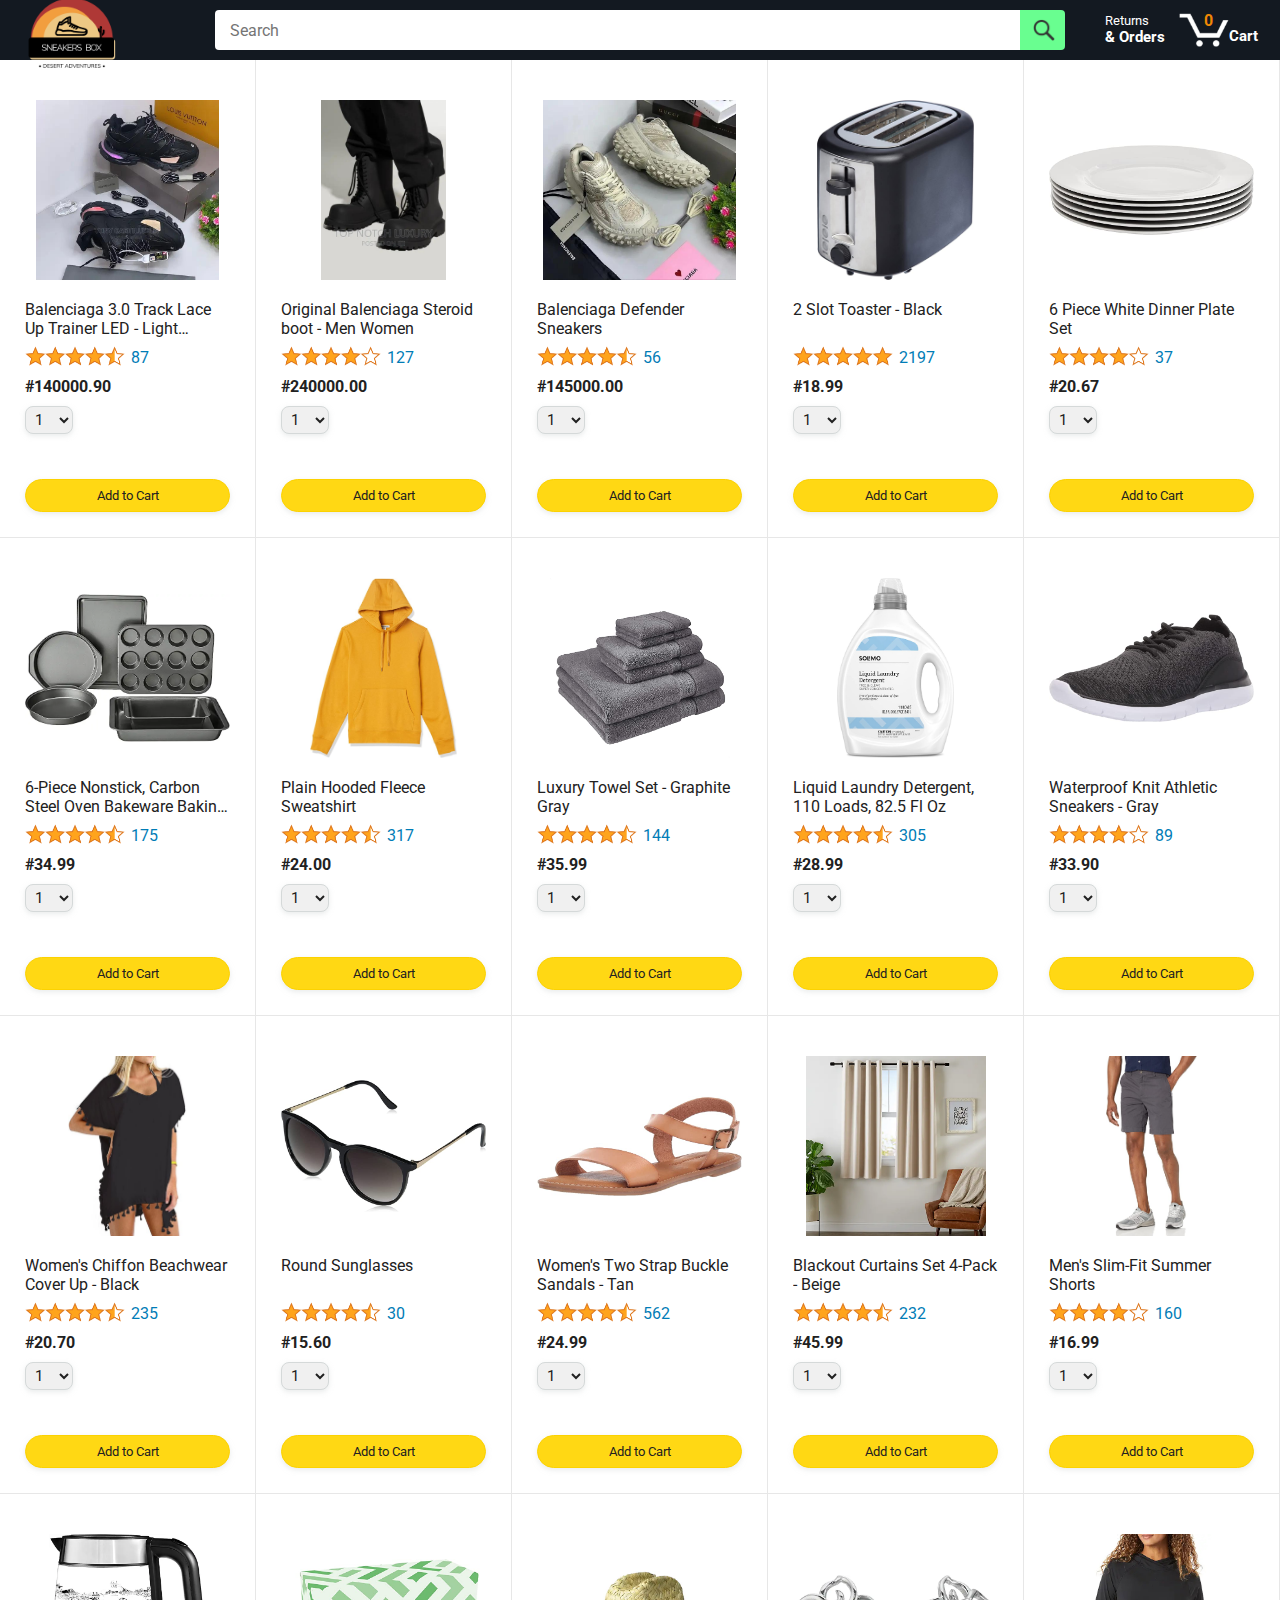
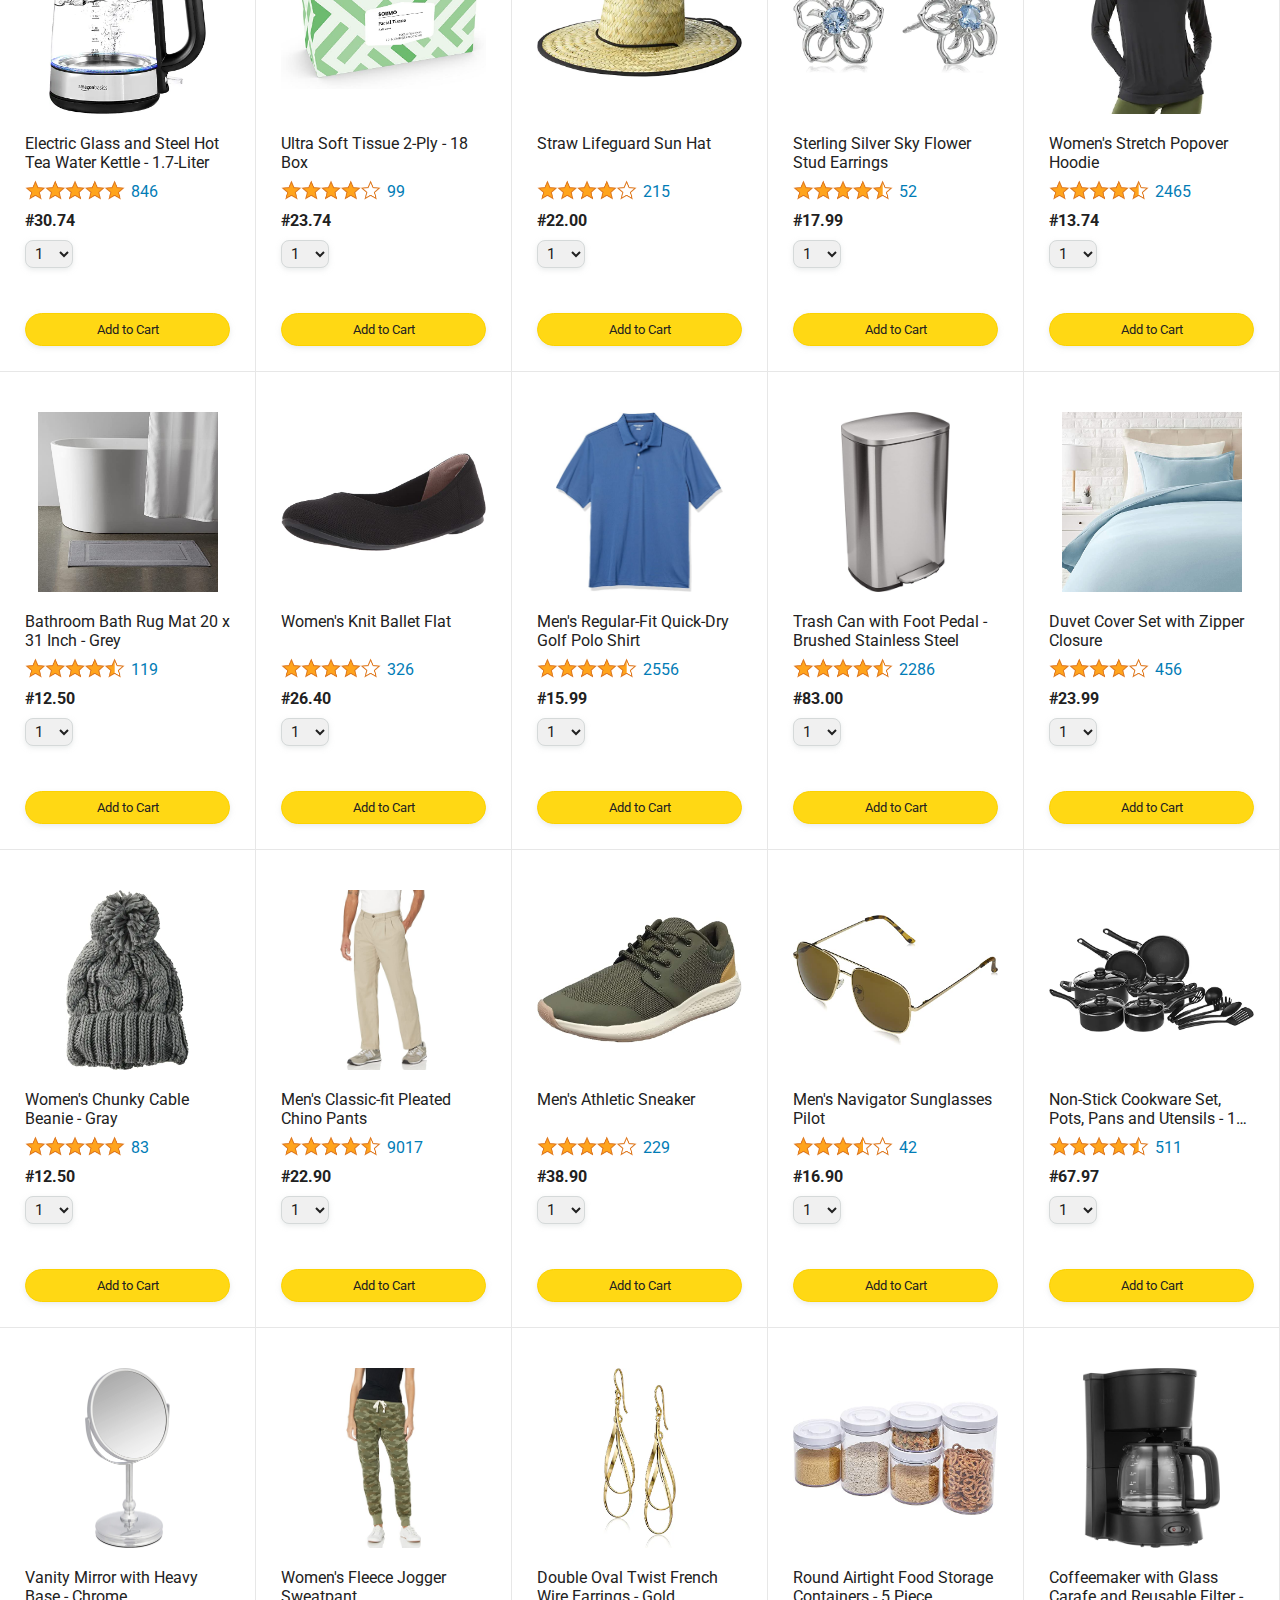
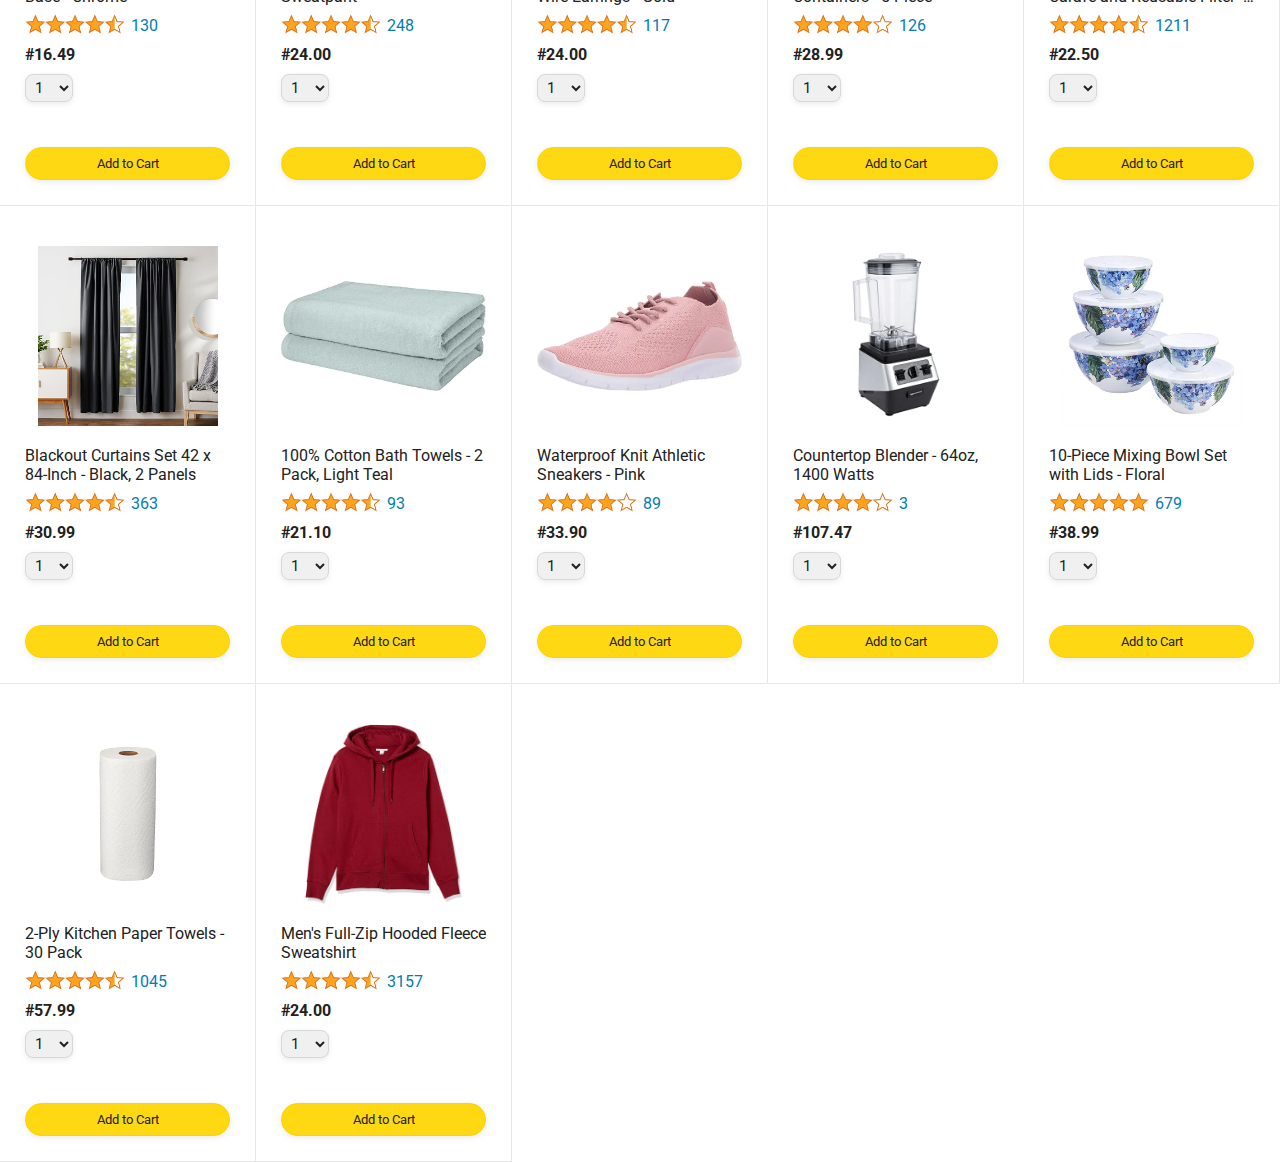
<file: index.html>
<!DOCTYPE html>
<html>
  <head>
    <title>Amazon Project</title>

    <!-- This code is needed for responsive design to work.
      (Responsive design = make the website look good on
      smaller screen sizes like a phone or a tablet). -->
    <meta name="viewport" content="width=device-width, initial-scale=1">

    <!-- Load a font called Roboto from Google Fonts. -->
    <link rel="preconnect" href="https://fonts.googleapis.com">
    <link rel="preconnect" href="https://fonts.gstatic.com" crossorigin>
    <link href="https://fonts.googleapis.com/css2?family=Roboto:wght@400;500;700&display=swap" rel="stylesheet">

    <!-- Here are the CSS files for this page. -->
    <link rel="stylesheet" href="styles/shared/general.css">
    <link rel="stylesheet" href="styles/shared/amazon-header.css">
    <link rel="stylesheet" href="styles/pages/index.css">
  </head>
  <body>
    <div class="amazon-header">
      <div class="amazon-header-left-section">
        <a href="amazon.html" class="header-link">
          <img class="amazon-logo"
            src="images/sneakersbox.png">
          <img class="amazon-mobile-logo"
            src="images/sneakersbox.png">
        </a>
      </div>

      <div class="amazon-header-middle-section">
        <input class="search-bar" type="text" placeholder="Search">

        <button class="search-button">
          <img class="search-icon" src="images/icons/search-icon.png">
        </button>
      </div>

      <div class="amazon-header-right-section">
        <a class="orders-link header-link" href="orders.html">
          <span class="returns-text">Returns</span>
          <span class="orders-text">& Orders</span>
        </a>

        <a class="cart-link header-link" href="checkout.html">
          <img class="cart-icon" src="images/icons/cart-icon.png">
          <div class="cart-quantity js-cart-quantity">0</div>
          <div class="cart-text">Cart</div>
        </a>
      </div>
    </div>

    <div class="main">
      <div class="products-grid js-products-grid">
      </div>
    </div>

    <script src="data/cart.js"></script>
    <script src="data/products.js"></script>
    <script src="scripts/amazon.js"></script>
  </body>
</html>
</file>
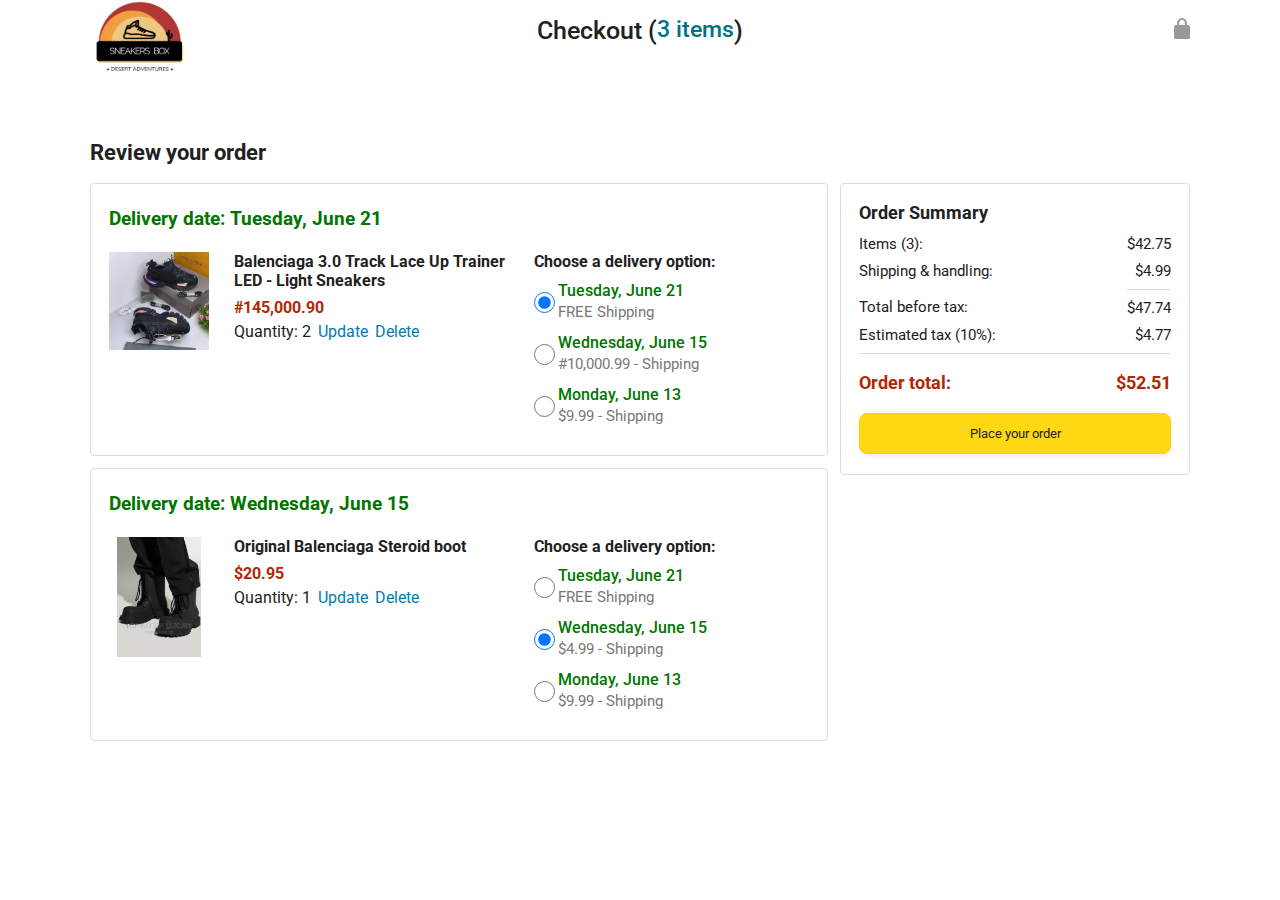
<file: checkout.html>
<!DOCTYPE html>
<html>
  <head>
    <title>Checkout</title>

    <!-- This code is needed for responsive design to work.
      (Responsive design = make the website look good on
      smaller screen sizes like a phone or a tablet). -->
    <meta name="viewport" content="width=device-width, initial-scale=1">

    <!-- Load a font called Roboto from Google Fonts. -->
    <link rel="preconnect" href="https://fonts.googleapis.com">
    <link rel="preconnect" href="https://fonts.gstatic.com" crossorigin>
    <link href="https://fonts.googleapis.com/css2?family=Roboto:wght@400;500;700&display=swap" rel="stylesheet">

    <!-- Here are the CSS files for this page. -->
    <link rel="stylesheet" href="styles/shared/general.css">
    <link rel="stylesheet" href="styles/pages/checkout/checkout-header.css">
    <link rel="stylesheet" href="styles/pages/checkout/checkout.css">
  </head>
  <body>
    <div class="checkout-header">
      <div class="header-content">
        <div class="checkout-header-left-section">
          <a href="index.html">
            <img class="amazon-logo" src="images/sneakersbox.png">
            <img class="amazon-mobile-logo" src="images/sneakersbox.png">
          </a>
        </div>

        <div class="checkout-header-middle-section">
          Checkout (<a class="return-to-home-link"
            href="index.html">3 items</a>)
        </div>

        <div class="checkout-header-right-section">
          <img src="images/icons/checkout-lock-icon.png">
        </div>
      </div>
    </div>

    <div class="main">
      <div class="page-title">Review your order</div>

      <div class="checkout-grid">
        <div class="order-summary">
          <div class="cart-item-container">
            <div class="delivery-date">
              Delivery date: Tuesday, June 21
            </div>

            <div class="cart-item-details-grid">
              <img class="product-image"
                src="images/products/balenciaga 3.0 Track Lace Up Trainer LED - Light Sneakers.jpg">

              <div class="cart-item-details">
                <div class="product-name">
                  Balenciaga 3.0 Track Lace Up Trainer LED - Light Sneakers
                </div>
                <div class="product-price">
                  #145,000.90
                </div>
                <div class="product-quantity">
                  <span>
                    Quantity: <span class="quantity-label">2</span>
                  </span>
                  <span class="update-quantity-link link-primary">
                    Update
                  </span>
                  <span class="delete-quantity-link link-primary">
                    Delete
                  </span>
                </div>
              </div>

              <div class="delivery-options">
                <div class="delivery-options-title">
                  Choose a delivery option:
                </div>
                <div class="delivery-option">
                  <input type="radio" checked
                    class="delivery-option-input"
                    name="delivery-option-1">
                  <div>
                    <div class="delivery-option-date">
                      Tuesday, June 21
                    </div>
                    <div class="delivery-option-price">
                      FREE Shipping
                    </div>
                  </div>
                </div>
                <div class="delivery-option">
                  <input type="radio"
                    class="delivery-option-input"
                    name="delivery-option-1">
                  <div>
                    <div class="delivery-option-date">
                      Wednesday, June 15
                    </div>
                    <div class="delivery-option-price">
                      #10,000.99 - Shipping
                    </div>
                  </div>
                </div>
                <div class="delivery-option">
                  <input type="radio"
                    class="delivery-option-input"
                    name="delivery-option-1">
                  <div>
                    <div class="delivery-option-date">
                      Monday, June 13
                    </div>
                    <div class="delivery-option-price">
                      $9.99 - Shipping
                    </div>
                  </div>
                </div>
              </div>
            </div>
          </div>

          <div class="cart-item-container">
            <div class="delivery-date">
              Delivery date: Wednesday, June 15
            </div>

            <div class="cart-item-details-grid">
              <img class="product-image"
                src="images/products/Original Balenciaga Steroid boot.jpeg">

              <div class="cart-item-details">
                <div class="product-name">
                  Original Balenciaga Steroid boot
                </div>
                <div class="product-price">
                  $20.95
                </div>
                <div class="product-quantity">
                  <span>
                    Quantity: <span class="quantity-label">1</span>
                  </span>
                  <span class="update-quantity-link link-primary">
                    Update
                  </span>
                  <span class="delete-quantity-link link-primary">
                    Delete
                  </span>
                </div>
              </div>

              <div class="delivery-options">
                <div class="delivery-options-title">
                  Choose a delivery option:
                </div>

                <div class="delivery-option">
                  <input type="radio" class="delivery-option-input"
                    name="delivery-option-2">
                  <div>
                    <div class="delivery-option-date">
                      Tuesday, June 21
                    </div>
                    <div class="delivery-option-price">
                      FREE Shipping
                    </div>
                  </div>
                </div>
                <div class="delivery-option">
                  <input type="radio" checked class="delivery-option-input"
                    name="delivery-option-2">
                  <div>
                    <div class="delivery-option-date">
                      Wednesday, June 15
                    </div>
                    <div class="delivery-option-price">
                      $4.99 - Shipping
                    </div>
                  </div>
                </div>
                <div class="delivery-option">
                  <input type="radio" class="delivery-option-input"
                    name="delivery-option-2">
                  <div>
                    <div class="delivery-option-date">
                      Monday, June 13
                    </div>
                    <div class="delivery-option-price">
                      $9.99 - Shipping
                    </div>
                  </div>
                </div>
              </div>
            </div>
          </div>
        </div>

        <div class="payment-summary">
          <div class="payment-summary-title">
            Order Summary
          </div>

          <div class="payment-summary-row">
            <div>Items (3):</div>
            <div class="payment-summary-money">$42.75</div>
          </div>

          <div class="payment-summary-row">
            <div>Shipping &amp; handling:</div>
            <div class="payment-summary-money">$4.99</div>
          </div>

          <div class="payment-summary-row subtotal-row">
            <div>Total before tax:</div>
            <div class="payment-summary-money">$47.74</div>
          </div>

          <div class="payment-summary-row">
            <div>Estimated tax (10%):</div>
            <div class="payment-summary-money">$4.77</div>
          </div>

          <div class="payment-summary-row total-row">
            <div>Order total:</div>
            <div class="payment-summary-money">$52.51</div>
          </div>

          <button class="place-order-button button-primary">
            Place your order
          </button>
        </div>
      </div>
    </div>
  </body>
</html>
</file>
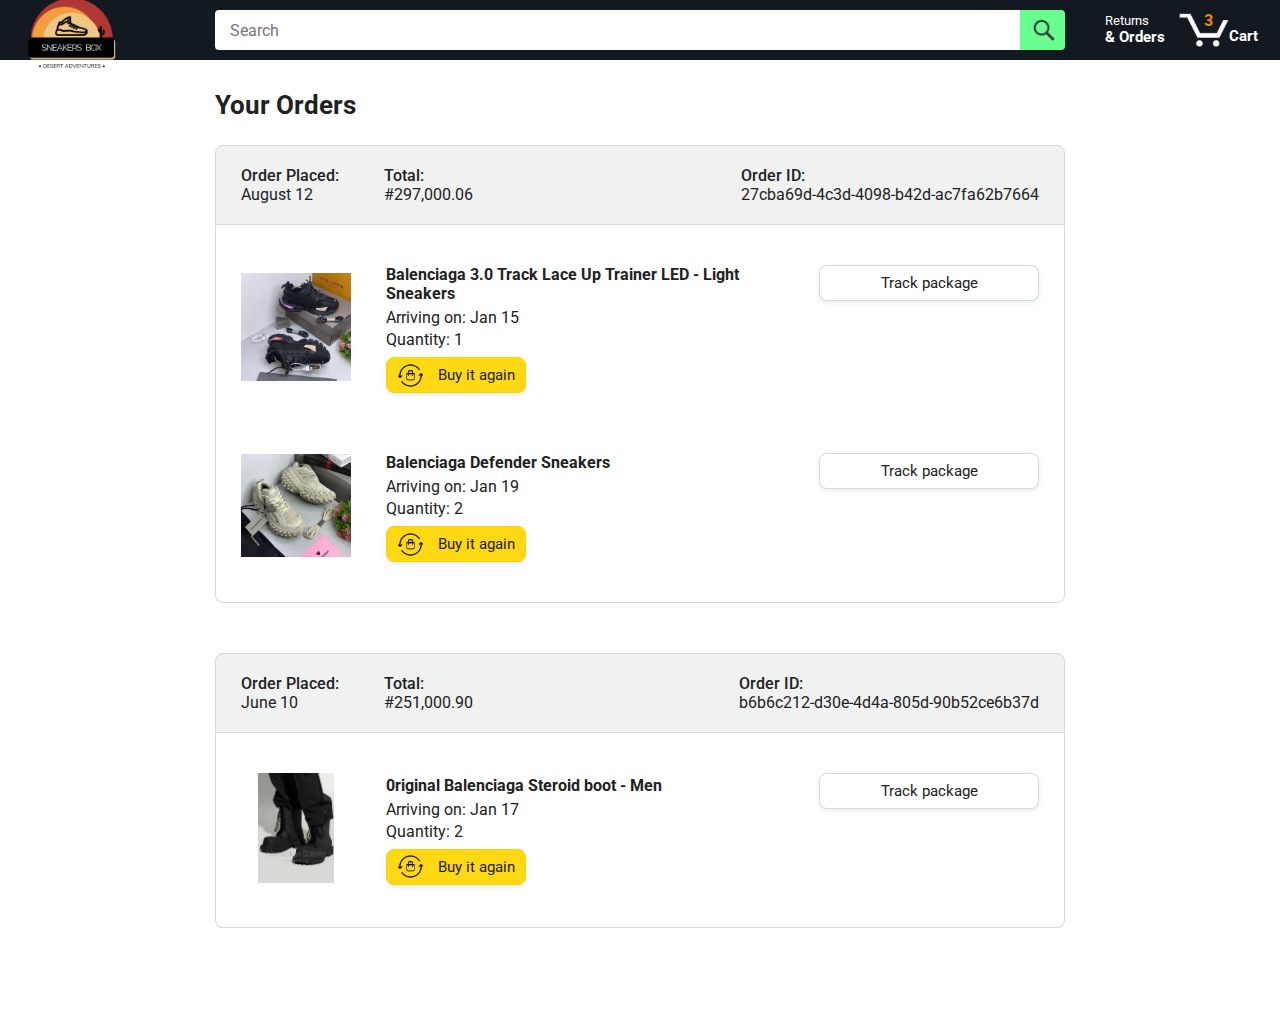
<file: orders.html>
<!DOCTYPE html>
<html>
  <head>
    <title>Orders</title>

    <!-- This code is needed for responsive design to work.
      (Responsive design = make the website look good on
      smaller screen sizes like a phone or a tablet). -->
    <meta name="viewport" content="width=device-width, initial-scale=1">

    <!-- Load a font called Roboto from Google Fonts. -->
    <link rel="preconnect" href="https://fonts.googleapis.com">
    <link rel="preconnect" href="https://fonts.gstatic.com" crossorigin>
    <link href="https://fonts.googleapis.com/css2?family=Roboto:wght@400;500;700&display=swap" rel="stylesheet">

    <!-- Here are the CSS files for this page. -->
    <link rel="stylesheet" href="styles/shared/general.css">
    <link rel="stylesheet" href="styles/shared/amazon-header.css">
    <link rel="stylesheet" href="styles/pages/orders.css">
  </head>
  <body>
    <div class="amazon-header">
      <div class="amazon-header-left-section">
        <a href="index.html" class="header-link">
          <img class="amazon-logo"
            src="images/sneakersbox.png">
          <img class="amazon-mobile-logo"
            src="images/sneakersbox.png">
        </a>
      </div>

      <div class="amazon-header-middle-section">
        <input class="search-bar" type="text" placeholder="Search">

        <button class="search-button">
          <img class="search-icon" src="images/icons/search-icon.png">
        </button>
      </div>

      <div class="amazon-header-right-section">
        <a class="orders-link header-link" href="orders.html">
          <span class="returns-text">Returns</span>
          <span class="orders-text">& Orders</span>
        </a>

        <a class="cart-link header-link" href="checkout.html">
          <img class="cart-icon" src="images/icons/cart-icon.png">
          <div class="cart-quantity">3</div>
          <div class="cart-text">Cart</div>
        </a>
      </div>
    </div>

    <div class="main">
      <div class="page-title">Your Orders</div>

      <div class="orders-grid">
        <div class="order-container">
          
          <div class="order-header">
            <div class="order-header-left-section">
              <div class="order-date">
                <div class="order-header-label">Order Placed:</div>
                <div>August 12</div>
              </div>
              <div class="order-total">
                <div class="order-header-label">Total:</div>
                <div>#297,000.06</div>
              </div>
            </div>

            <div class="order-header-right-section">
              <div class="order-header-label">Order ID:</div>
              <div>27cba69d-4c3d-4098-b42d-ac7fa62b7664</div>
            </div>
          </div>

          <div class="order-details-grid">
            <div class="product-image-container">
              <img src="images/products/balenciaga 3.0 Track Lace Up Trainer LED - Light Sneakers.jpg">
            </div>

            <div class="product-details">
              <div class="product-name">
                Balenciaga 3.0 Track Lace Up Trainer LED - Light Sneakers
              </div>
              <div class="product-delivery-date">
                Arriving on: Jan 15
              </div>
              <div class="product-quantity">
                Quantity: 1
              </div>
              <button class="buy-again-button button-primary">
                <img class="buy-again-icon" src="images/icons/buy-again.png">
                <span class="buy-again-message">Buy it again</span>
              </button>
            </div>

            <div class="product-actions">
              <a href="tracking.html">
                <button class="track-package-button button-secondary">
                  Track package
                </button>
              </a>
            </div>

            <div class="product-image-container">
              <img src="images/products/Balenciaga Defender Sneakers.jpg">
            </div>

            <div class="product-details">
              <div class="product-name">
                Balenciaga Defender Sneakers
              </div>
              <div class="product-delivery-date">
                Arriving on: Jan 19
              </div>
              <div class="product-quantity">
                Quantity: 2
              </div>
              <button class="buy-again-button button-primary">
                <img class="buy-again-icon" src="images/icons/buy-again.png">
                <span class="buy-again-message">Buy it again</span>
              </button>
            </div>

            <div class="product-actions">
              <a href="tracking.html">
                <button class="track-package-button button-secondary">
                  Track package
                </button>
              </a>
            </div>
          </div>
        </div>

        <div class="order-container">

          <div class="order-header">
            <div class="order-header-left-section">
              <div class="order-date">
                <div class="order-header-label">Order Placed:</div>
                <div>June 10</div>
              </div>
              <div class="order-total">
                <div class="order-header-label">Total:</div>
                <div>#251,000.90</div>
              </div>
            </div>

            <div class="order-header-right-section">
              <div class="order-header-label">Order ID:</div>
              <div>b6b6c212-d30e-4d4a-805d-90b52ce6b37d</div>
            </div>
          </div>

          <div class="order-details-grid">
            <div class="product-image-container">
              <img src="images/products/Original Balenciaga Steroid boot.jpeg">
            </div>

            <div class="product-details">
              <div class="product-name">
                0riginal Balenciaga Steroid boot - Men
              </div>
              <div class="product-delivery-date">
                Arriving on: Jan 17
              </div>
              <div class="product-quantity">
                Quantity: 2
              </div>
              <button class="buy-again-button button-primary">
                <img class="buy-again-icon" src="images/icons/buy-again.png">
                <span class="buy-again-message">Buy it again</span>
              </button>
            </div>

            <div class="product-actions">
              <a href="tracking.html">
                <button class="track-package-button button-secondary">
                  Track package
                </button>
              </a>
            </div>
          </div>
        </div>
      </div>
    </div>
  </body>
</html>
</file>
<file: styles/shared/general.css>
body {
  font-family: Roboto, Arial;
  color: rgb(33, 33, 33);
  /* The <body> element has a default margin of 8px
     on all sides. This removes the default margins. */
  margin: 0;
}

/* <p> elements have a default margin on the top
   and bottom. This removes the default margins. */
p {
  margin: 0;
}

button {
  cursor: pointer;
}

select {
  cursor: pointer;
}

input, select, button {
  font-family: Roboto, Arial;
}

.button-primary {
  color: rgb(33, 33, 33);
  background-color: rgb(255, 216, 20);
  border: 1px solid rgb(252, 210, 0);
  border-radius: 8px;
  cursor: pointer;
  box-shadow: 0 2px 5px rgba(213, 217, 217, 0.5);
}

.button-primary:hover {
  background-color: rgb(247, 202, 0);
  border: 1px solid rgb(242, 194, 0);
}

.button-primary:active {
  background: rgb(255, 216, 20);
  border-color: rgb(252, 210, 0);
  box-shadow: none;
}

.button-secondary {
  color: rgb(33, 33, 33);
  background: white;
  border: 1px solid rgb(213, 217, 217);
  border-radius: 8px;
  cursor: pointer;
  box-shadow: 0 2px 5px rgba(213, 217, 217, 0.5);
}

.button-secondary:hover {
  background-color: rgb(247, 250, 250);
}

.button-secondary:active {
  background-color: rgb(237, 253, 255);
  box-shadow: none;
}

/* These styles will limit text to 2 lines. Anything
   beyond 2 lines will be replaced with "..."
   You can find this code by using an A.I. tool or by
   searching in Google.
   https://css-tricks.com/almanac/properties/l/line-clamp/ */
.limit-text-to-2-lines {
  display: -webkit-box;
  -webkit-line-clamp: 2;
  -webkit-box-orient: vertical;
  overflow: hidden;
}

.link-primary {
  color: rgb(1, 124, 182);
  cursor: pointer;
}

.link-primary:hover {
  color: rgb(196, 80, 0);
}

/* Styles for dropdown selectors. */
select {
  color: rgb(33, 33, 33);
  background-color: rgb(240, 240, 240);
  border: 1px solid rgb(213, 217, 217);
  border-radius: 8px;
  padding: 3px 5px;
  font-size: 15px;
  cursor: pointer;
  box-shadow: 0 2px 5px rgba(213, 217, 217, 0.5);
}

select:focus,
input:focus {
  outline: 2px solid rgb(255, 153, 0);
}
</file>
<file: styles/shared/amazon-header.css>
.amazon-header {
  background-color: rgb(19, 25, 33);
  color: white;
  padding-left: 15px;
  padding-right: 15px;

  display: flex;
  align-items: center;
  justify-content: space-between;

  position: fixed;
  top: 0;
  left: 0;
  right: 0;
  height: 60px;
}

.amazon-header-left-section {
  width: 180px;
}

@media (max-width: 800px) {
  .amazon-header-left-section {
    width: unset;
  }
}

.header-link {
  display: inline-block;
  padding: 6px;
  border-radius: 2px;
  cursor: pointer;
  text-decoration: none;
  border: 1px solid rgba(0, 0, 0, 0);
}

.header-link:hover {
  border: 1px solid white;
}

.amazon-logo {
  width: 100px;
  margin-top: 5px;
}

.amazon-mobile-logo {
  display: none;
}

@media (max-width: 575px) {
  .amazon-logo {
    display: none;
  }

  .amazon-mobile-logo {
    display: block;
    height: 35px;
    margin-top: 5px;
  }
}

.amazon-header-middle-section {
  flex: 1;
  max-width: 850px;
  margin-left: 10px;
  margin-right: 10px;
  display: flex;
}

.search-bar {
  flex: 1;
  width: 0;
  font-size: 16px;
  height: 38px;
  padding-left: 15px;
  border: none;
  border-top-left-radius: 4px;
  border-bottom-left-radius: 4px;
  border-top-right-radius: 0;
  border-bottom-right-radius: 0;
}

.search-button {
  background-color: rgb(105 254 144);
  border: none;
  width: 45px;
  height: 40px;
  border-top-right-radius: 4px;
  border-bottom-right-radius: 4px;
  flex-shrink: 0;
}

.search-icon {
  height: 22px;
  margin-left: 2px;
  margin-top: 3px;
}

.amazon-header-right-section {
  width: 180px;
  flex-shrink: 0;
  display: flex;
  justify-content: end;
}

.orders-link {
  color: white;
}

.returns-text {
  display: block;
  font-size: 13px;
}

.orders-text {
  display: block;
  font-size: 15px;
  font-weight: 700;
}

.cart-link {
  color: white;
  display: flex;
  align-items: center;
  position: relative;
}

.cart-icon {
  width: 50px;
}

.cart-text {
  margin-top: 12px;
  font-size: 15px;
  font-weight: 700;
}

.cart-quantity {
  color: rgb(240, 136, 4);
  font-size: 16px;
  font-weight: 700;

  position: absolute;
  top: 4px;
  left: 22px;
  
  width: 26px;
  text-align: center;
}
</file>
<file: styles/pages/index.css>
.main {
  margin-top: 60px;
}

.products-grid {
  display: grid;

  /* - In CSS Grid, 1fr means a column will take up the
       remaining space in the grid.
     - If we write 1fr 1fr ... 1fr; 8 times, this will
       divide the grid into 8 columns, each taking up an
       equal amount of the space.
     - repeat(8, 1fr); is a shortcut for repeating "1fr"
       8 times (instead of typing out "1fr" 8 times).
       repeat(...) is a special property that works with
       display: grid; */
  grid-template-columns: repeat(8, 1fr);
}

/* @media is used to create responsive design (making the
   website look good on any screen size). This @media
   means when the screen width is 2000px or less, we
   will divide the grid into 7 columns instead of 8. */
@media (max-width: 2000px) {
  .products-grid {
    grid-template-columns: repeat(7, 1fr);
  }
}

/* This @media means when the screen width is 1600px or
   less, we will divide the grid into 6 columns. */
@media (max-width: 1600px) {
  .products-grid {
    grid-template-columns: repeat(6, 1fr);
  }
}

@media (max-width: 1300px) {
  .products-grid {
    grid-template-columns: repeat(5, 1fr);
  }
}

@media (max-width: 1000px) {
  .products-grid {
    grid-template-columns: repeat(4, 1fr);
  }
}

@media (max-width: 800px) {
  .products-grid {
    grid-template-columns: repeat(3, 1fr);
  }
}

@media (max-width: 575px) {
  .products-grid {
    grid-template-columns: repeat(2, 1fr);
  }
}

@media (max-width: 450px) {
  .products-grid {
    grid-template-columns: 1fr;
  }
}

.product-container {
  padding-top: 40px;
  padding-bottom: 25px;
  padding-left: 25px;
  padding-right: 25px;

  border-right: 1px solid rgb(231, 231, 231);
  border-bottom: 1px solid rgb(231, 231, 231);

  display: flex;
  flex-direction: column;
}

.product-image-container {
  display: flex;
  justify-content: center;
  align-items: center;

  height: 180px;
  margin-bottom: 20px;
}

.product-image {
  /* Images will overflow their container by default. To
    prevent this, we set max-width and max-height to 100%
    so they stay inside their container. */
  max-width: 100%;
  max-height: 100%;
}

.product-name {
  height: 40px;
  margin-bottom: 5px;
}

.product-rating-container {
  display: flex;
  align-items: center;
  margin-bottom: 10px;
}

.product-rating-stars {
  width: 100px;
  margin-right: 6px;
}

.product-rating-count {
  color: rgb(1, 124, 182);
  cursor: pointer;
  margin-top: 3px;
}

.product-price {
  font-weight: 700;
  margin-bottom: 10px;
}

.product-quantity-container {
  margin-bottom: 17px;
}

.product-spacer {
  flex: 1;
}

.added-to-cart {
  color: rgb(6, 125, 98);
  font-size: 16px;

  display: flex;
  align-items: center;
  margin-bottom: 8px;

  /* At first, the "Added to cart" message will
     be invisible. Use JavaScript to change the
     opacity and make it visible. */
  opacity: 0;
}

.added-to-cart img {
  height: 20px;
  margin-right: 5px;
}

.add-to-cart-button {
  width: 100%;
  padding: 8px;
  border-radius: 50px;
}
</file>
<file: styles/pages/checkout/checkout-header.css>
.checkout-header {
  height: 60px;
  padding-left: 30px;
  padding-right: 30px;
  background-color: white;

  display: flex;
  justify-content: center;

  position: fixed;
  top: 0;
  left: 0;
  right: 0;
  z-index: 1000;
}

.header-content {
  width: 100%;
  max-width: 1100px;

  display: flex;
  align-items: center;
}

.checkout-header-left-section {
  width: 150px;
}

.amazon-logo {
  width: 100px;
  margin-top: 12px;
}

.amazon-mobile-logo {
  display: none;
}

/* @media is used to create responsive design (making the
   website look good on any screen size). This @media
   means when the screen width is 575px or less, different
   styles (inside the {...}) will be applied. */
@media (max-width: 575px) {
  .checkout-header-left-section {
    width: auto;
  }

  .amazon-logo {
    display: none;
  }

  .amazon-mobile-logo {
    display: inline-block;
    height: 35px;
    margin-top: 5px;
  }
}

.checkout-header-middle-section {
  flex: 1;
  flex-shrink: 0;
  text-align: center;

  font-size: 25px;
  font-weight: 500;

  display: flex;
  justify-content: center;
}

.return-to-home-link {
  color: rgb(0, 113, 133);
  font-size: 23px;
  text-decoration: none;
  cursor: pointer;
}

@media (max-width: 1000px) {
  .checkout-header-middle-section {
    font-size: 20px;
    margin-right: 60px;
  }

  .return-to-home-link {
    font-size: 18px;
  }
}

@media (max-width: 575px) {
  .checkout-header-middle-section {
    margin-right: 5px;
  }
}

.checkout-header-right-section {
  text-align: right;
  width: 150px;
}

@media (max-width: 1000px) {
  .checkout-header-right-section {
    width: auto;
  }
}
</file>
<file: styles/pages/checkout/checkout.css>
.main {
  max-width: 1100px;
  padding-left: 30px;
  padding-right: 30px;

  margin-top: 140px;
  margin-bottom: 100px;

  /* margin-left: auto;
     margin-right auto;
     Is a trick for centering an element horizontally
     without needing a container. */
  margin-left: auto;
  margin-right: auto;
}

.page-title {
  font-weight: 700;
  font-size: 22px;
  margin-bottom: 18px;
}

.checkout-grid {
  display: grid;
  /* Here, 1fr means the first column will take
     up the remaining space in the grid. */
  grid-template-columns: 1fr 350px;
  column-gap: 12px;

  /* Use align-items: start; to prevent the elements
     in the grid from stretching vertically. */
  align-items: start;
}

@media (max-width: 1000px) {
  .main {
    max-width: 500px;
  }

  .checkout-grid {
    grid-template-columns: 1fr;
  }
}

.cart-item-container,
.payment-summary {
  border: 1px solid rgb(222, 222, 222);
  border-radius: 4px;
  padding: 18px;
}

.cart-item-container {
  margin-bottom: 12px;
}

.payment-summary {
  padding-bottom: 5px;
}

@media (max-width: 1000px) {
  .payment-summary {
    /* grid-row: 1 means this element will be placed into row
      1 in the grid. (Normally, the row that an element is
      placed in is determined by the order of the elements in
      the HTML. grid-row overrides this default ordering). */
    grid-row: 1;
    margin-bottom: 12px;
  }
}

.delivery-date {
  color: rgb(0, 118, 0);
  font-weight: 700;
  font-size: 19px;
  margin-top: 5px;
  margin-bottom: 22px;
}

.cart-item-details-grid {
  display: grid;
  /* 100px 1fr 1fr; means the 2nd and 3rd column will
     take up half the remaining space in the grid
     (they will divide up the remaining space evenly). */
  grid-template-columns: 100px 1fr 1fr;
  column-gap: 25px;
}

@media (max-width: 1000px) {
  .cart-item-details-grid {
    grid-template-columns: 100px 1fr;
    row-gap: 30px;
  }
}

.product-image {
  max-width: 100%;
  max-height: 120px;

  /* margin-left: auto;
     margin-right auto;
     Is a trick for centering an element horizontally
     without needing a container. */
  margin-left: auto;
  margin-right: auto;
}

.product-name {
  font-weight: 700;
  margin-bottom: 8px;
}

.product-price {
  color: rgb(177, 39, 4);
  font-weight: 700;
  margin-bottom: 5px;
}

.product-quantity .link-primary {
  margin-left: 3px;
}

@media (max-width: 1000px) {
  .delivery-options {
    /* grid-column: 1 means this element will be placed
       in column 1 in the grid. (Normally, the column that
       an element is placed in is determined by the order
       of the elements in the HTML. grid-column overrides
       this default ordering).
       
       / span 2 means this element will take up 2 columns
       in the grid (Normally, each element takes up 1
       column in the grid). */
    grid-column: 1 / span 2;
  }
}

.delivery-options-title {
  font-weight: 700;
  margin-bottom: 10px;
}

.delivery-option {
  display: grid;
  grid-template-columns: 24px 1fr;
  margin-bottom: 12px;
  cursor: pointer;
}

.delivery-option-input {
  margin-left: 0px;
  cursor: pointer;
}

.delivery-option-date {
  color: rgb(0, 118, 0);
  font-weight: 500;
  margin-bottom: 3px;
}

.delivery-option-price {
  color: rgb(120, 120, 120);
  font-size: 15px;
}

.payment-summary-title {
  font-weight: 700;
  font-size: 18px;
  margin-bottom: 12px;
}

.payment-summary-row {
  display: grid;
  /* 1fr auto; means the width of the 2nd column will be
     determined by the elements inside the column (auto).
     The 1st column will take up the remaining space. */
  grid-template-columns: 1fr auto;

  font-size: 15px;
  margin-bottom: 9px;
}

.payment-summary-money {
  text-align: right;
}

.subtotal-row .payment-summary-money {
  border-top: 1px solid rgb(222, 222, 222);
}

.subtotal-row div {
  padding-top: 9px;
}

.total-row {
  color: rgb(177, 39, 4);
  font-weight: 700;
  font-size: 18px;

  border-top: 1px solid rgb(222, 222, 222);
  padding-top: 18px;
}

.place-order-button {
  width: 100%;
  padding-top: 12px;
  padding-bottom: 12px;
  border-radius: 8px;

  margin-top: 11px;
  margin-bottom: 15px;
}
</file>
<file: styles/pages/orders.css>
.main {
  max-width: 850px;
  margin-top: 90px;
  margin-bottom: 100px;
  padding-left: 20px;
  padding-right: 20px;

  /* margin-left: auto;
     margin-right auto;
     Is a trick for centering an element horizontally
     without needing a container. */
  margin-left: auto;
  margin-right: auto;
}

.page-title {
  font-weight: 700;
  font-size: 26px;
  margin-bottom: 25px;
}

.orders-grid {
  display: grid;
  grid-template-columns: 1fr;
  row-gap: 50px;
}

.order-header {
  background-color: rgb(240, 242, 242);
  border: 1px solid rgb(213, 217, 217);

  display: flex;
  align-items: center;
  justify-content: space-between;

  padding: 20px 25px;
  border-top-left-radius: 8px;
  border-top-right-radius: 8px;
}

.order-header-left-section {
  display: flex;
  flex-shrink: 0;
}

.order-header-label {
  font-weight: 500;
}

.order-date,
.order-total {
  margin-right: 45px;
}

.order-header-right-section {
  flex-shrink: 1;
}

@media (max-width: 575px) {
  .order-header {
    flex-direction: column;
    align-items: start;
    line-height: 23px;
    padding: 15px;
  }

  .order-header-left-section {
    flex-direction: column;
  }

  .order-header-label {
    margin-right: 5px;
  }

  .order-date,
  .order-total {
    display: grid;
    grid-template-columns: auto 1fr;
    margin-right: 0;
  }

  .order-header-right-section {
    display: grid;
    grid-template-columns: auto 1fr;
  }
}

.order-details-grid {
  padding: 40px 25px;
  border: 1px solid rgb(213, 217, 217);
  border-top: none;
  border-bottom-left-radius: 8px;
  border-bottom-right-radius: 8px;

  display: grid;
  grid-template-columns: 110px 1fr 220px;
  column-gap: 35px;
  row-gap: 60px;
  align-items: center;
}

@media (max-width: 800px) {
  .order-details-grid {
    grid-template-columns: 110px 1fr;
    row-gap: 0;
    padding-bottom: 8px;
  }
}

@media (max-width: 450px) {
  .order-details-grid {
    grid-template-columns: 1fr;
  }
}

.product-image-container {
  text-align: center;
}

.product-image-container img {
  max-width: 110px;
  max-height: 110px;
}

.product-name {
  font-weight: 700;
  margin-bottom: 5px;
}

.product-delivery-date {
  margin-bottom: 3px;
}

.product-quantity {
  margin-bottom: 8px;
}

.buy-again-button {
  font-size: 15px;
  width: 140px;
  height: 36px;
  border-radius: 8px;

  display: flex;
  align-items: center;
  justify-content: center;
}

.buy-again-icon {
  width: 25px;
  margin-right: 15px;
}

.product-actions {
  align-self: start;
}

.track-package-button {
  width: 100%;
  font-size: 15px;
  padding: 8px;
}

@media (max-width: 800px) {
  .buy-again-button {
    margin-bottom: 10px;
  }

  .product-actions {
    /* grid-column: 2 means this element will be placed
       in column 2 in the grid. (Normally, the column that
       an element is placed in is determined by the order
       of the elements in the HTML. grid-column overrides
       this default ordering). */
    grid-column: 2;
    margin-bottom: 30px;
  }

  .track-package-button {
    width: 140px;
  }
}

@media (max-width: 450px) {
  .product-image-container {
    text-align: center;
    margin-bottom: 25px;
  }

  .product-image-container img {
    max-width: 150px;
    max-height: 150px;
  }

  .product-name {
    margin-bottom: 10px;
  }

  .product-quantity {
    margin-bottom: 15px;
  }

  .buy-again-button {
    width: 100%;
    margin-bottom: 15px;
  }

  .product-actions {
    /* grid-column: auto; undos grid-column: 2; from above.
       This element will now be placed in its normal column
       in the grid. */
    grid-column: auto;
    margin-bottom: 70px;
  }

  .track-package-button {
    width: 100%;
    padding: 12px;
  }
}
</file>
